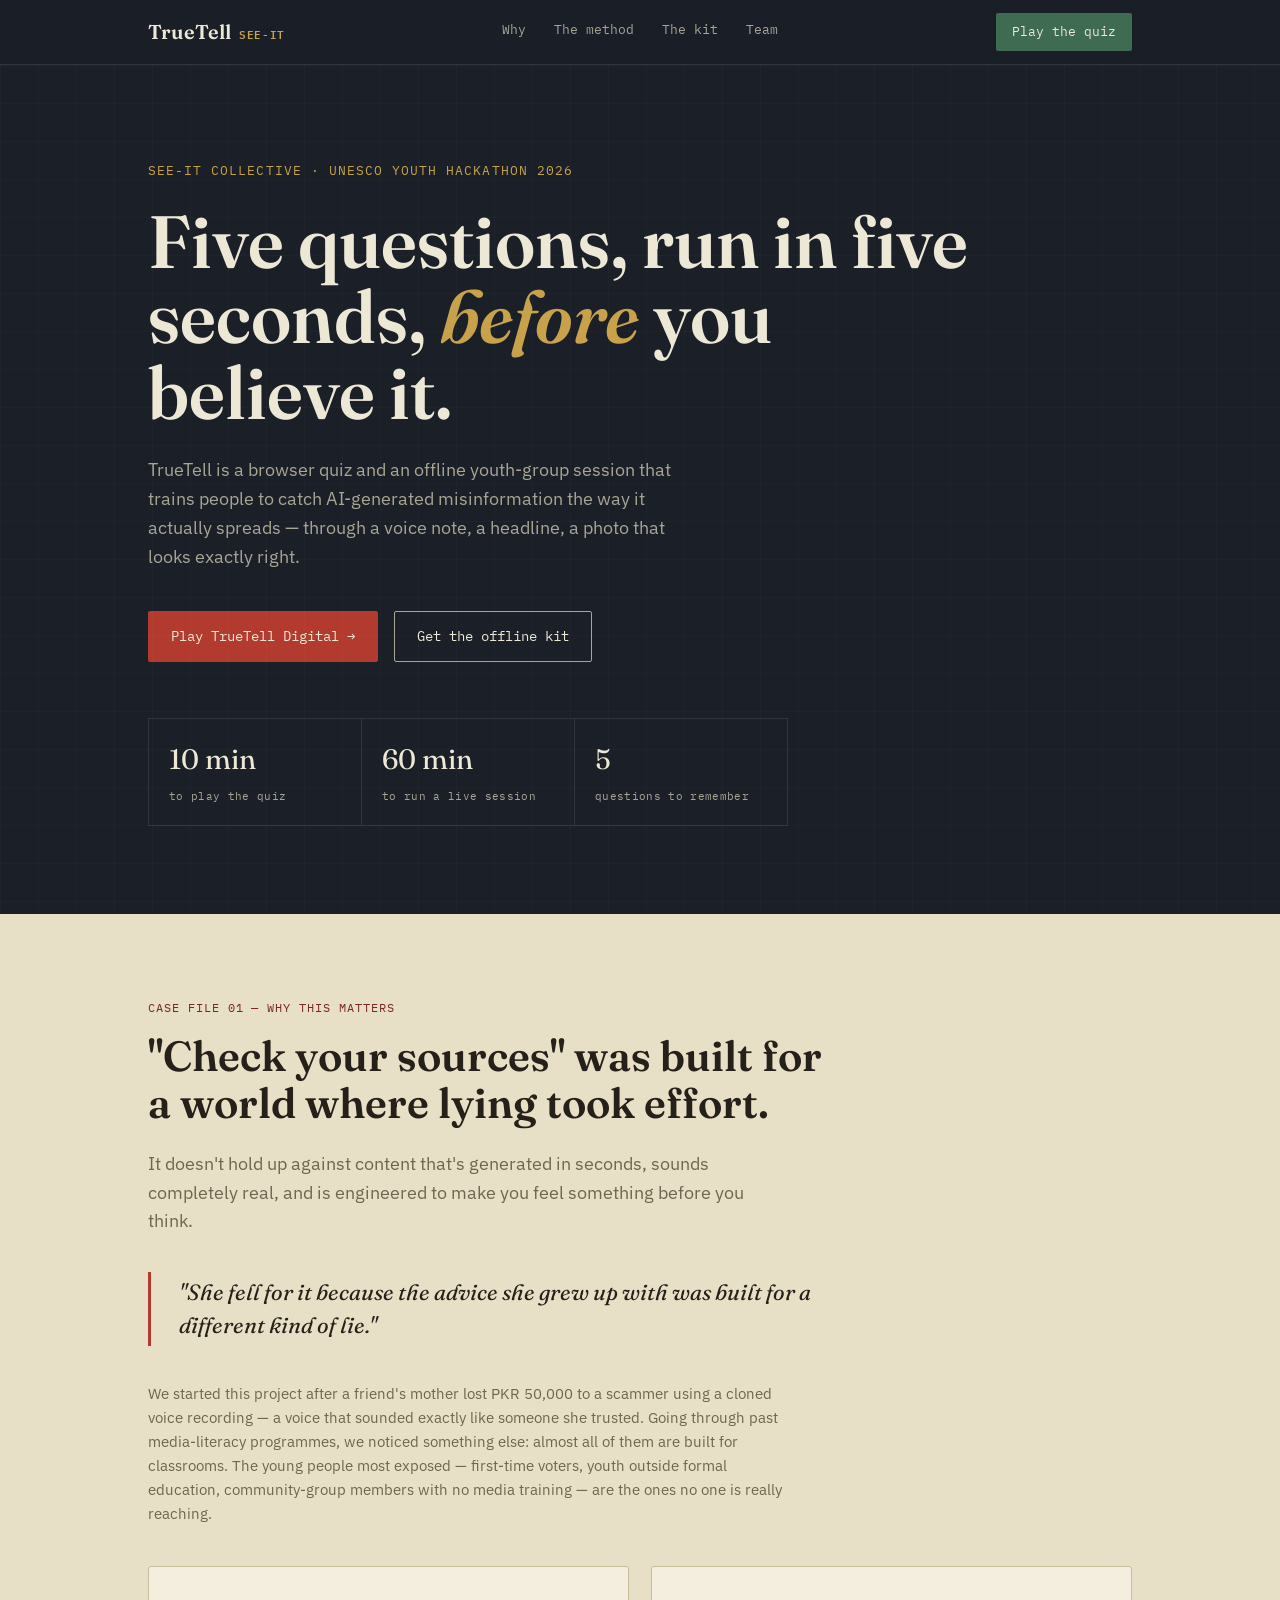
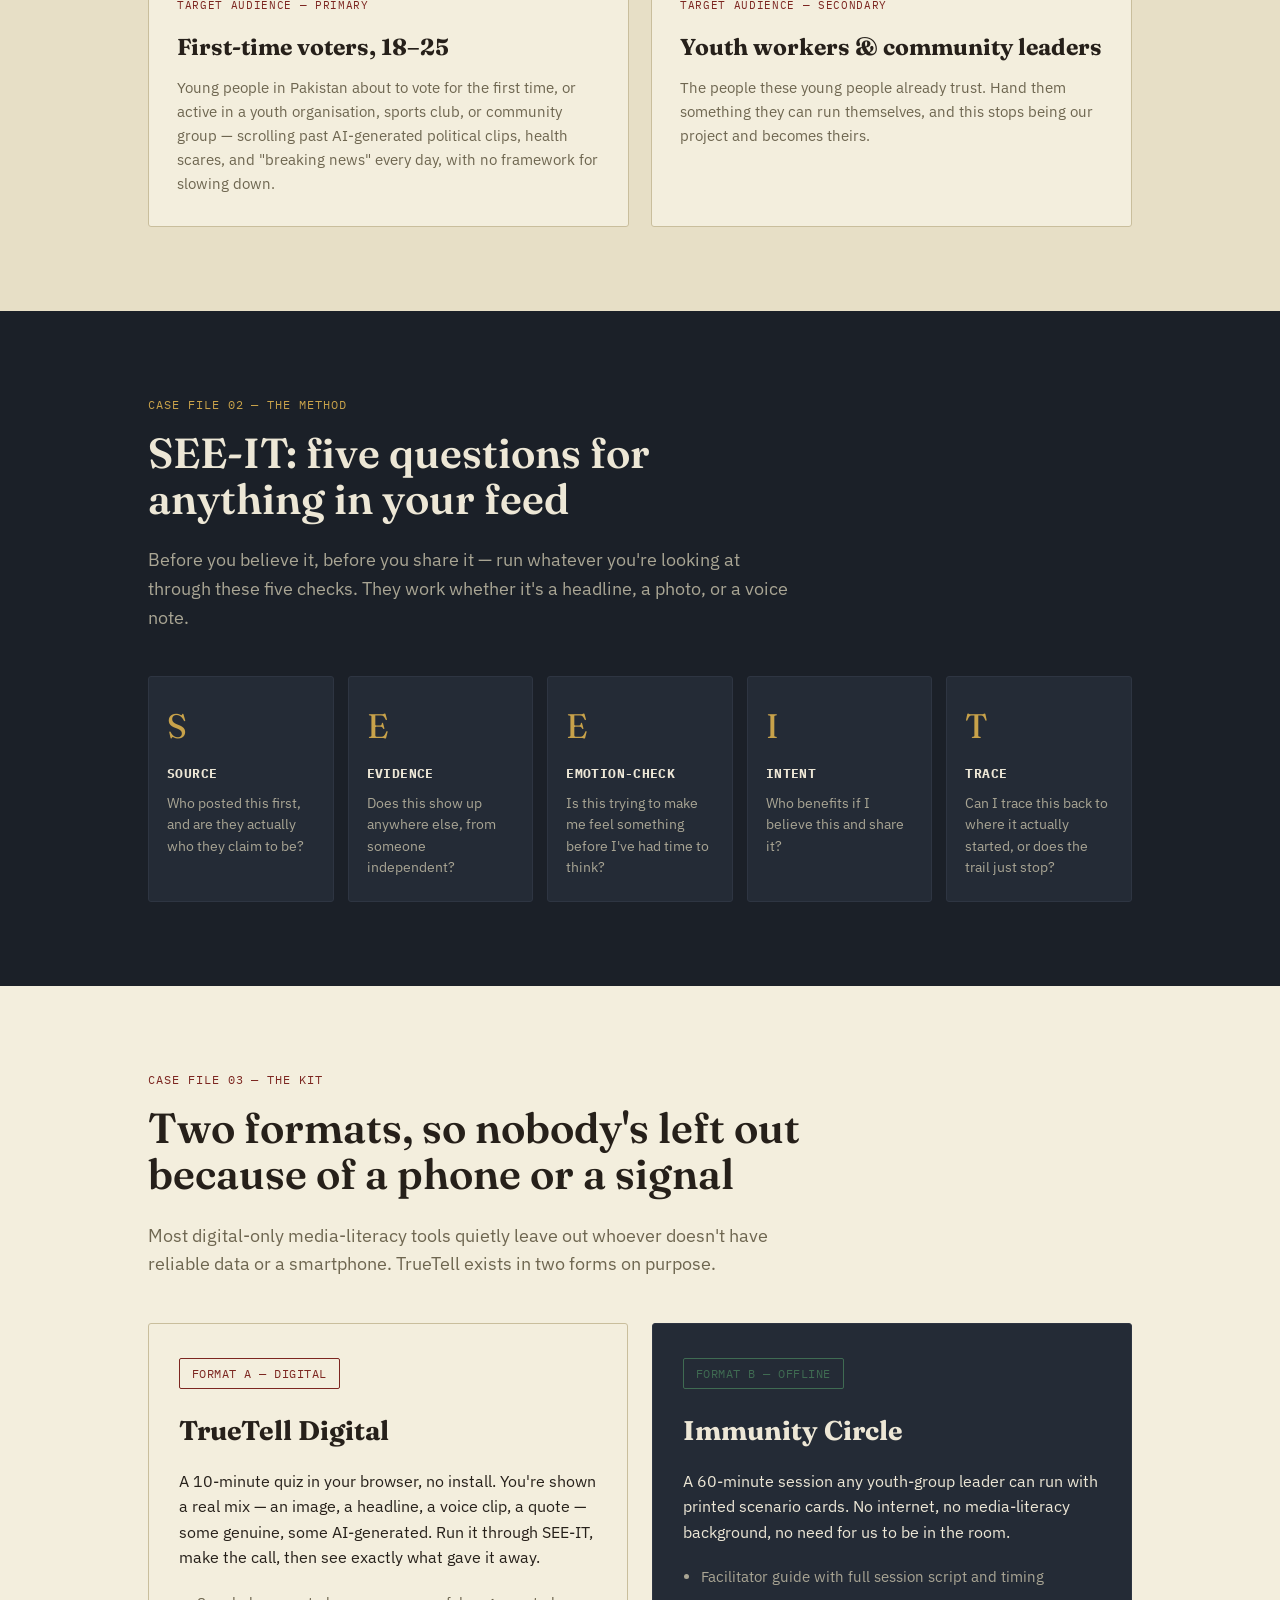
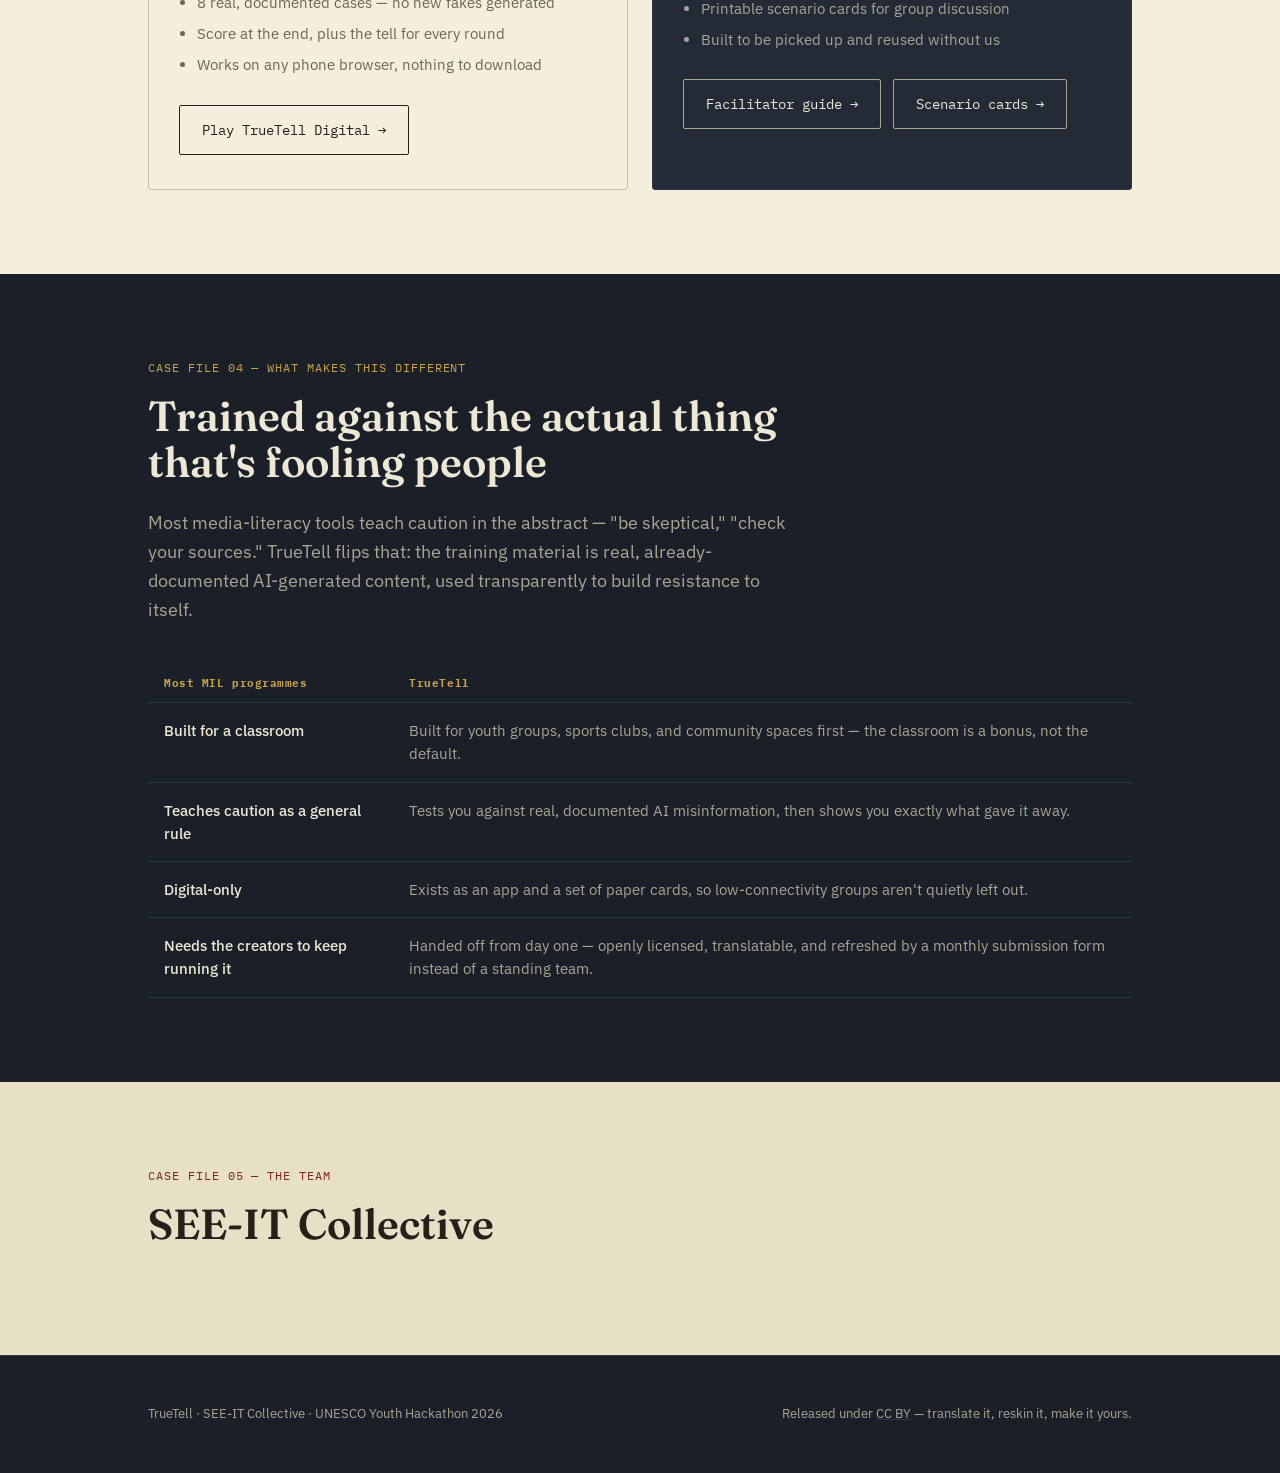
<file: index.html>
<!DOCTYPE html>
<html lang="en">
<head>
<meta charset="UTF-8">
<meta name="viewport" content="width=device-width, initial-scale=1.0">
<title>TrueTell — Building AI immunity among youth</title>
<meta name="description" content="TrueTell is a five-question method for spotting AI-generated misinformation, built for young people in Pakistan as a browser quiz and an offline youth-group session.">
<link rel="stylesheet" href="style.css">
</head>
<body>

<nav class="site-nav">
  <div class="wrap">
    <a href="index.html" class="brand">TrueTell <small>SEE-IT</small></a>
    <div class="nav-links">
      <a href="#why">Why</a>
      <a href="#method">The method</a>
      <a href="#formats">The kit</a>
      <a href="#team">Team</a>
    </div>
    <a href="quiz.html" class="nav-cta">Play the quiz</a>
  </div>
</nav>

<header class="hero">
  <div class="wrap">
    <div class="case-number">SEE-IT COLLECTIVE · UNESCO YOUTH HACKATHON 2026</div>
    <h1>Five questions, run in five seconds, <em>before</em> you believe it.</h1>
    <p class="hero-sub">TrueTell is a browser quiz and an offline youth-group session that trains people to catch AI-generated misinformation the way it actually spreads — through a voice note, a headline, a photo that looks exactly right.</p>
    <div class="hero-actions">
      <a href="quiz.html" class="btn btn-primary">Play TrueTell Digital →</a>
      <a href="#formats" class="btn btn-outline">Get the offline kit</a>
    </div>
    <div class="hero-stats">
      <div><span class="num">10 min</span><span class="lab">to play the quiz</span></div>
      <div><span class="num">60 min</span><span class="lab">to run a live session</span></div>
      <div><span class="num">5</span><span class="lab">questions to remember</span></div>
    </div>
  </div>
</header>

<section id="why" class="on-paper">
  <div class="wrap">
    <div class="section-label">CASE FILE 01 — WHY THIS MATTERS</div>
    <h2 class="section-title">"Check your sources" was built for a world where lying took effort.</h2>
    <p class="lede">It doesn't hold up against content that's generated in seconds, sounds completely real, and is engineered to make you feel something before you think.</p>
    <div class="witness">"She fell for it because the advice she grew up with was built for a different kind of lie."</div>
    <p style="max-width:640px;color:var(--text-ink-muted);font-size:15px;">We started this project after a friend's mother lost PKR 50,000 to a scammer using a cloned voice recording — a voice that sounded exactly like someone she trusted. Going through past media-literacy programmes, we noticed something else: almost all of them are built for classrooms. The young people most exposed — first-time voters, youth outside formal education, community-group members with no media training — are the ones no one is really reaching.</p>

    <div class="grid-2">
      <div class="folder-card">
        <span class="tab">TARGET AUDIENCE — PRIMARY</span>
        <h3>First-time voters, 18–25</h3>
        <p>Young people in Pakistan about to vote for the first time, or active in a youth organisation, sports club, or community group — scrolling past AI-generated political clips, health scares, and "breaking news" every day, with no framework for slowing down.</p>
      </div>
      <div class="folder-card">
        <span class="tab">TARGET AUDIENCE — SECONDARY</span>
        <h3>Youth workers &amp; community leaders</h3>
        <p>The people these young people already trust. Hand them something they can run themselves, and this stops being our project and becomes theirs.</p>
      </div>
    </div>
  </div>
</section>

<section id="method">
  <div class="wrap">
    <div class="section-label">CASE FILE 02 — THE METHOD</div>
    <h2 class="section-title">SEE-IT: five questions for anything in your feed</h2>
    <p class="lede">Before you believe it, before you share it — run whatever you're looking at through these five checks. They work whether it's a headline, a photo, or a voice note.</p>

    <div class="seeit-list">
      <div class="seeit-card">
        <span class="letter">S</span>
        <h4>SOURCE</h4>
        <p>Who posted this first, and are they actually who they claim to be?</p>
      </div>
      <div class="seeit-card">
        <span class="letter">E</span>
        <h4>EVIDENCE</h4>
        <p>Does this show up anywhere else, from someone independent?</p>
      </div>
      <div class="seeit-card">
        <span class="letter">E</span>
        <h4>EMOTION-CHECK</h4>
        <p>Is this trying to make me feel something before I've had time to think?</p>
      </div>
      <div class="seeit-card">
        <span class="letter">I</span>
        <h4>INTENT</h4>
        <p>Who benefits if I believe this and share it?</p>
      </div>
      <div class="seeit-card">
        <span class="letter">T</span>
        <h4>TRACE</h4>
        <p>Can I trace this back to where it actually started, or does the trail just stop?</p>
      </div>
    </div>
  </div>
</section>

<section id="formats" class="on-paper-light">
  <div class="wrap">
    <div class="section-label">CASE FILE 03 — THE KIT</div>
    <h2 class="section-title">Two formats, so nobody's left out because of a phone or a signal</h2>
    <p class="lede">Most digital-only media-literacy tools quietly leave out whoever doesn't have reliable data or a smartphone. TrueTell exists in two forms on purpose.</p>

    <div class="format-grid">
      <div class="format-card digital">
        <span class="stamp-tag">FORMAT A — DIGITAL</span>
        <h3>TrueTell Digital</h3>
        <p>A 10-minute quiz in your browser, no install. You're shown a real mix — an image, a headline, a voice clip, a quote — some genuine, some AI-generated. Run it through SEE-IT, make the call, then see exactly what gave it away.</p>
        <ul>
          <li>8 real, documented cases — no new fakes generated</li>
          <li>Score at the end, plus the tell for every round</li>
          <li>Works on any phone browser, nothing to download</li>
        </ul>
        <a href="quiz.html" class="btn btn-dark">Play TrueTell Digital →</a>
      </div>
      <div class="format-card offline">
        <span class="stamp-tag">FORMAT B — OFFLINE</span>
        <h3>Immunity Circle</h3>
        <p>A 60-minute session any youth-group leader can run with printed scenario cards. No internet, no media-literacy background, no need for us to be in the room.</p>
        <ul>
          <li>Facilitator guide with full session script and timing</li>
          <li>Printable scenario cards for group discussion</li>
          <li>Built to be picked up and reused without us</li>
        </ul>
        <div style="display:flex;gap:12px;flex-wrap:wrap;">
          <a href="facilitator-guide.pdf" class="btn btn-outline" download>Facilitator guide →</a>
          <a href="cards.pdf" class="btn btn-outline" download>Scenario cards →</a>
        </div>
      </div>
    </div>
  </div>
</section>

<section>
  <div class="wrap">
    <div class="section-label">CASE FILE 04 — WHAT MAKES THIS DIFFERENT</div>
    <h2 class="section-title">Trained against the actual thing that's fooling people</h2>
    <p class="lede">Most media-literacy tools teach caution in the abstract — "be skeptical," "check your sources." TrueTell flips that: the training material is real, already-documented AI-generated content, used transparently to build resistance to itself.</p>

    <table class="diff-table">
      <tr><th>Most MIL programmes</th><th>TrueTell</th></tr>
      <tr>
        <td>Built for a classroom</td>
        <td>Built for youth groups, sports clubs, and community spaces first — the classroom is a bonus, not the default.</td>
      </tr>
      <tr>
        <td>Teaches caution as a general rule</td>
        <td>Tests you against real, documented AI misinformation, then shows you exactly what gave it away.</td>
      </tr>
      <tr>
        <td>Digital-only</td>
        <td>Exists as an app and a set of paper cards, so low-connectivity groups aren't quietly left out.</td>
      </tr>
      <tr>
        <td>Needs the creators to keep running it</td>
        <td>Handed off from day one — openly licensed, translatable, and refreshed by a monthly submission form instead of a standing team.</td>
      </tr>
    </table>
  </div>
</section>

<section id="team" class="on-paper">
  <div class="wrap">
    <div class="section-label">CASE FILE 05 — THE TEAM</div>
    <h2 class="section-title">SEE-IT Collective</h2>
  </div>
</section>

<footer>
  <div class="wrap">
    <div>TrueTell · SEE-IT Collective · UNESCO Youth Hackathon 2026</div>
    <div>Released under <a href="https://creativecommons.org/licenses/by/4.0/">CC BY</a> — translate it, reskin it, make it yours.</div>
  </div>
</footer>

</body>
</html>
</file>
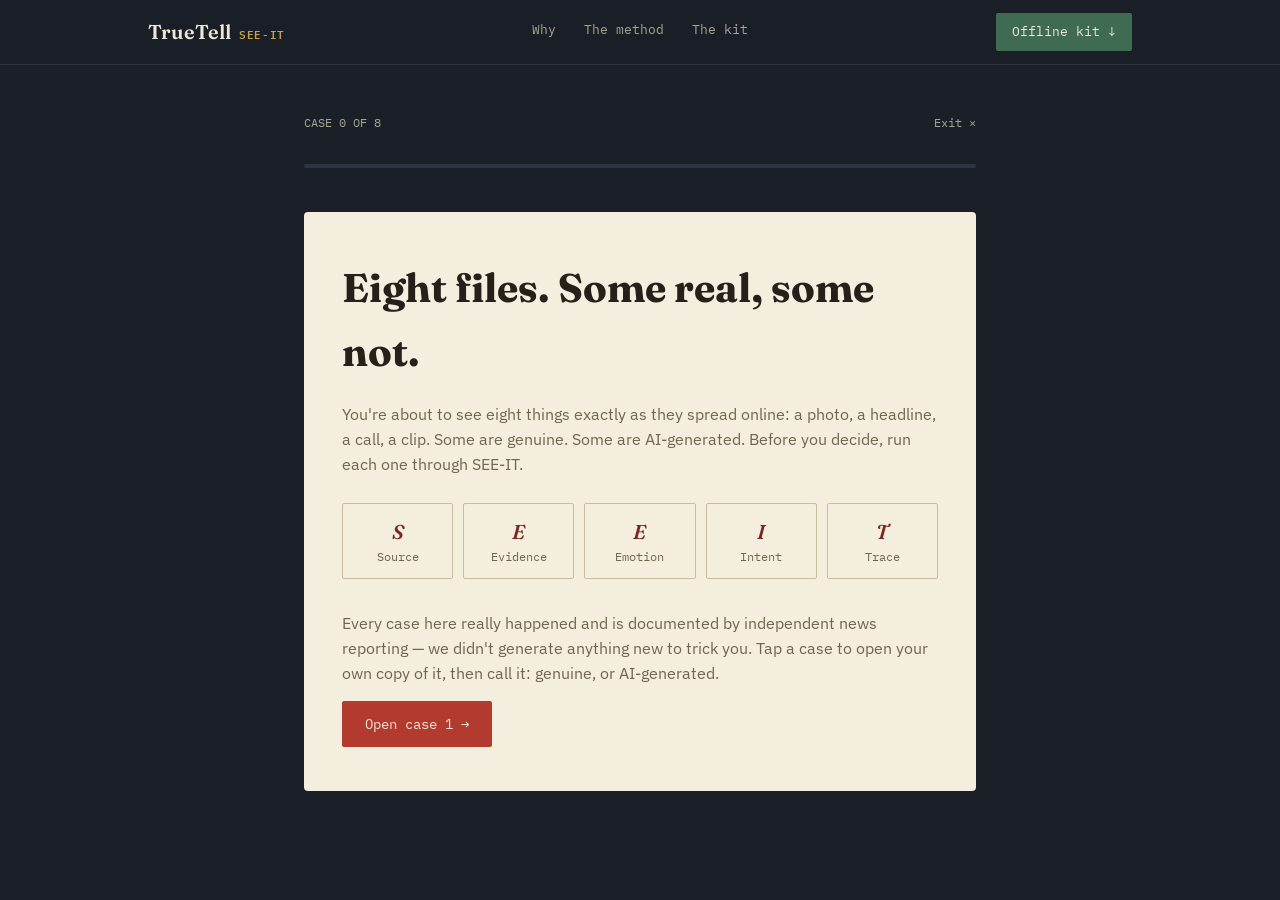
<file: quiz.html>
<!DOCTYPE html>
<html lang="en">
<head>
<meta charset="UTF-8">
<meta name="viewport" content="width=device-width, initial-scale=1.0">
<title>TrueTell Digital — the SEE-IT quiz</title>
<meta name="description" content="Eight real, documented cases. Some genuine, some AI-generated. Run them through SEE-IT and see what gave it away.">
<link rel="stylesheet" href="style.css">
</head>
<body>

<nav class="site-nav">
  <div class="wrap">
    <a href="index.html" class="brand">TrueTell <small>SEE-IT</small></a>
    <div class="nav-links">
      <a href="index.html#why">Why</a>
      <a href="index.html#method">The method</a>
      <a href="index.html#formats">The kit</a>
    </div>
    <a href="facilitator-guide.pdf" class="nav-cta" download>Offline kit ↓</a>
  </div>
</nav>

<div class="quiz-shell">

  <div class="quiz-topbar">
    <span id="topbar-label">CASE 0 OF 8</span>
    <a href="index.html">Exit ×</a>
  </div>
  <div class="progress-track"><div class="progress-fill" id="progress-fill"></div></div>

  <div id="intro-screen" class="intro-card">
    <h1>Eight files. Some real, some not.</h1>
    <p>You're about to see eight things exactly as they spread online: a photo, a headline, a call, a clip. Some are genuine. Some are AI-generated. Before you decide, run each one through SEE-IT.</p>
    <div class="method-mini">
      <div><b>S</b>Source</div>
      <div><b>E</b>Evidence</div>
      <div><b>E</b>Emotion</div>
      <div><b>I</b>Intent</div>
      <div><b>T</b>Trace</div>
    </div>
    <p>Every case here really happened and is documented by independent news reporting — we didn't generate anything new to trick you. Tap a case to open your own copy of it, then call it: genuine, or AI-generated.</p>
    <button class="btn btn-primary" id="start-btn">Open case 1 →</button>
  </div>

  <div id="quiz-screen" style="display:none;">
    <div class="case-card">
      <div class="case-meta">
        <span id="case-tag">CASE 01</span><span class="dot">·</span><span id="case-type">IMAGE</span>
      </div>
      <div class="case-file-body" id="case-body"></div>
      <div class="case-file-caption" id="case-caption"></div>
    </div>

    <div class="seeit-check" id="seeit-check"></div>

    <div class="verdict-row" id="verdict-row">
      <button class="verdict-btn genuine" data-v="real">This is genuine</button>
      <button class="verdict-btn fake" data-v="ai">This is AI-generated</button>
    </div>

    <div class="result-card" id="result-card">
      <div class="result-stamp" id="result-stamp"></div>
      <h4 id="result-heading"></h4>
      <p id="result-explanation"></p>
      <div class="source" id="result-source"></div>
    </div>

    <button class="btn btn-primary next-btn" id="next-btn">Next case →</button>
  </div>

  <div id="end-screen" class="end-card" style="display:none;">
    <h1>Case closed.</h1>
    <div class="score-big" id="score-display">0 / 8</div>
    <p id="score-message"></p>
    <p>The score fades. The five questions shouldn't. Next time something in your feed feels a little too perfect, or a little too enraging — run it through SEE-IT before you share.</p>
    <div style="display:flex;gap:14px;flex-wrap:wrap;margin-top:24px;">
      <button class="btn btn-primary" id="restart-btn">Play again →</button>
      <a href="index.html" class="btn btn-outline">Back to TrueTell</a>
      <a href="facilitator-guide.pdf" class="btn btn-outline" download>Get the offline kit</a>
    </div>
  </div>

</div>

<script>
const seeitPrompts = [
  {k:'S', label:'Source', tip:'Who posted this first — and can you tell if the account is actually who it claims to be?'},
  {k:'E', label:'Evidence', tip:'Has anyone independent of the original poster confirmed this, or is it a single account being reshared?'},
  {k:'E', label:'Emotion-check', tip:'Notice how you feel right now — fear, anger, urgency. That reaction is often the point.'},
  {k:'I', label:'Intent', tip:'If this is fake, who gains from you believing it and passing it on?'},
  {k:'T', label:'Trace', tip:'Try to follow this back to where it started. Does the trail lead somewhere real, or just fade out?'}
];

const cases = [
  {
    tag: 'CASE 01', type: 'IMAGE',
    body: '"BREAKING: Large explosion near the Pentagon Complex in Washington, D.C." — a photo shows a plume of black smoke beside a large government building.',
    caption: 'Shared Monday morning by several accounts, including ones impersonating a major news wire. Briefly moved the U.S. stock market before officials denied any incident.',
    verdict: 'ai',
    stampCorrect: 'CONFIRMED: AI-GENERATED',
    explanation: "No independent witnesses ever surfaced despite the location being one of the busiest in the country, and open-source investigators quickly spotted the building's fence line merging strangely into a crowd barrier — a classic sign of AI-generated architecture. Officials confirmed within the hour that nothing had happened.",
    source: 'NPR · The Washington Post · Al Jazeera, May 2023'
  },
  {
    tag: 'CASE 02', type: 'PHOTOGRAPH',
    body: 'A photograph from a 1969 Moon landing shows an astronaut planting a flag — the fabric appears to ripple, as if caught in a breeze.',
    caption: 'Widely shared for decades with the caption: "There\'s no wind on the Moon. Explain that."',
    verdict: 'real',
    stampCorrect: 'CONFIRMED: GENUINE',
    explanation: "Genuine. The flag was fitted with a horizontal rod specifically because there's no atmosphere to hold fabric flat — the \"ripple\" is the rod and the astronaut's hands still moving it into place, not wind. The landing sites have since been independently confirmed by laser retroreflectors still in use today and by high-resolution orbiter photos showing the equipment left behind.",
    source: 'NASA mission archives · independent lunar orbiter imagery'
  },
  {
    tag: 'CASE 03', type: 'VOICE CALL',
    body: '"It\'s important that you save your vote for the November election." A robocall reaches thousands of voters two days before a primary, in a voice that sounds exactly like a sitting president.',
    caption: 'The call urged recipients to skip the upcoming primary and used one of the president\'s well-known catchphrases earlier in the message.',
    verdict: 'ai',
    stampCorrect: 'CONFIRMED: AI-GENERATED',
    explanation: "Digital forensics experts flagged an unnatural, clipped cadence toward the end of the recording — a common tell in cloned voices. The call was traced to a political consultant, who was later criminally charged and fined by federal regulators for voter suppression.",
    source: 'NBC News · PBS NewsHour · NPR, January 2024'
  },
  {
    tag: 'CASE 04', type: 'HOT MIC',
    body: 'During a live summit, a sitting U.S. president is caught on an open microphone telling a foreign leader he\'ll have "more flexibility" after his re-election campaign — not realizing the feed was still recording.',
    caption: 'Picked up by the official press pool microphone and broadcast live before anyone could cut the audio.',
    verdict: 'real',
    stampCorrect: 'CONFIRMED: GENUINE',
    explanation: "Genuine. This was captured by the White House press pool's own equipment and confirmed on video by multiple wire services in the room at the time — an open mic, not a clone. A real hot-mic moment usually has grainy, ambient sound and video of the two people actually speaking, unlike a fabricated clip built from a static photo.",
    source: '2012 press pool recordings, multiple outlets'
  },
  {
    tag: 'CASE 05', type: 'AUDIO CLIP',
    body: 'Two days before a national election, an audio clip surfaces appearing to capture a leading opposition politician calmly discussing with a journalist how to rig the vote.',
    caption: 'Released during a legal pre-election media blackout, when journalists were barred from reporting on new election-related claims — so the clip could spread for two days before it was formally debunked.',
    verdict: 'ai',
    stampCorrect: 'CONFIRMED: AI-GENERATED',
    explanation: "Fact-checkers flagged poor audio quality and unnatural speech patterns within hours, and both people named in the recording denied it ever happened. The timing — dropped right as reporting was legally restricted — was the real weapon: the Trace and Intent checks would have caught this even without any technical analysis.",
    source: 'AFP · CNN · Harvard Kennedy School Misinformation Review, September 2023'
  },
  {
    tag: 'CASE 06', type: 'SATELLITE HEADLINE',
    body: '"Satellite images show roughly a third of the country underwater at once." A headline about catastrophic monsoon flooding spreads alongside aerial photos that look almost too extreme to be real.',
    caption: 'Some readers assumed the images had to be exaggerated or digitally altered given the scale being claimed.',
    verdict: 'real',
    stampCorrect: 'CONFIRMED: GENUINE',
    explanation: "Genuine — this describes Pakistan's 2022 floods, independently confirmed by multiple international space agencies and humanitarian organisations using satellite data, not a single viral account. The scale felt unbelievable, which is exactly why it's worth checking Evidence before assuming \"too extreme\" means \"fake.\"",
    source: 'International satellite monitoring agencies and humanitarian reporting, 2022'
  },
  {
    tag: 'CASE 07', type: 'VIDEO, LABELLED',
    body: 'A jailed former prime minister\'s party posts a video of him giving a victory speech after election results come in. His face is from an older, real clip — but the voice, and everything it says, is new.',
    caption: 'The party captioned the post "AI version" before sharing it to millions of followers.',
    verdict: 'ai',
    stampCorrect: 'CONFIRMED: AI-GENERATED (AND DISCLOSED)',
    explanation: "This one is AI-generated and openly labelled as such by the people who made it — which is the twist. A visible label from the original poster doesn't erase the need for SEE-IT: the caption often disappears the moment a clip is re-shared or screen-recorded onto another account without it. Intent still matters even when nothing is hidden.",
    source: 'Voicebot.ai · Bulletin of the Atomic Scientists, February 2024'
  },
  {
    tag: 'CASE 08', type: 'PHONE CALL',
    body: 'A mother answers a call from an unknown number and hears her teenage daughter\'s voice, sobbing: "Mom, I messed up." A man takes over the call demanding a ransom.',
    caption: 'The daughter was actually away on a ski trip the entire time, safe, with no idea any of this was happening.',
    verdict: 'ai',
    stampCorrect: 'CONFIRMED: AI-GENERATED',
    explanation: "The voice was cloned from only a few seconds of the daughter's real audio — likely pulled from something as ordinary as a public social media video. The mother later testified to lawmakers that it was \"completely her voice,\" inflection and all. Family members were confirmed safe within four minutes, once someone else in the room called to check.",
    source: 'CNN · ABC News · U.S. Senate Special Committee on Aging testimony, 2023'
  }
];

let idx = 0;
let score = 0;
let answered = false;

const introScreen = document.getElementById('intro-screen');
const quizScreen = document.getElementById('quiz-screen');
const endScreen = document.getElementById('end-screen');
const progressFill = document.getElementById('progress-fill');
const topbarLabel = document.getElementById('topbar-label');

function renderSeeit(){
  const wrap = document.getElementById('seeit-check');
  wrap.innerHTML = '';
  seeitPrompts.forEach(p => {
    const btn = document.createElement('button');
    btn.innerHTML = `<span class="k">${p.k}</span><span><span style="color:var(--text-paper);font-weight:500;">${p.label}</span><span class="reveal-text">${p.tip}</span></span>`;
    btn.addEventListener('click', () => btn.classList.toggle('opened'));
    wrap.appendChild(btn);
  });
}

function loadCase(){
  answered = false;
  const c = cases[idx];
  document.getElementById('case-tag').textContent = c.tag;
  document.getElementById('case-type').textContent = c.type;
  document.getElementById('case-body').textContent = c.body;
  document.getElementById('case-caption').textContent = c.caption;
  topbarLabel.textContent = `CASE ${idx+1} OF ${cases.length}`;
  progressFill.style.width = `${(idx/cases.length)*100}%`;
  renderSeeit();
  document.getElementById('verdict-row').style.display = 'flex';
  document.getElementById('result-card').classList.remove('show','correct','incorrect');
  document.getElementById('next-btn').classList.remove('show');
}

function submitVerdict(choice){
  if(answered) return;
  answered = true;
  const c = cases[idx];
  const correct = choice === c.verdict;
  if(correct) score++;
  document.getElementById('verdict-row').style.display = 'none';
  const rc = document.getElementById('result-card');
  rc.classList.add('show', correct ? 'correct' : 'incorrect');
  document.getElementById('result-stamp').textContent = correct ? c.stampCorrect : 'YOU CALLED THIS ONE WRONG';
  document.getElementById('result-heading').textContent = c.verdict === 'ai' ? 'It was AI-generated.' : 'It was genuine.';
  document.getElementById('result-explanation').textContent = c.explanation;
  document.getElementById('result-source').textContent = 'Source: ' + c.source;
  document.getElementById('next-btn').classList.add('show');
}

document.getElementById('start-btn').addEventListener('click', () => {
  introScreen.style.display = 'none';
  quizScreen.style.display = 'block';
  loadCase();
});

document.querySelectorAll('.verdict-btn').forEach(btn => {
  btn.addEventListener('click', () => submitVerdict(btn.dataset.v));
});

document.getElementById('next-btn').addEventListener('click', () => {
  idx++;
  if(idx >= cases.length){
    quizScreen.style.display = 'none';
    endScreen.style.display = 'block';
    progressFill.style.width = '100%';
    topbarLabel.textContent = `CASE ${cases.length} OF ${cases.length}`;
    document.getElementById('score-display').textContent = `${score} / ${cases.length}`;
    let msg;
    if(score === cases.length) msg = "A clean sweep. You ran every single case through SEE-IT and it held up.";
    else if(score >= cases.length - 2) msg = "Strong instincts. A couple of these fool almost everyone the first time.";
    else if(score >= cases.length/2) msg = "You're halfway to reflex. The ones you missed are worth a second look above.";
    else msg = "This is exactly why TrueTell exists — these are getting harder to spot, on purpose.";
    document.getElementById('score-message').textContent = msg;
  } else {
    loadCase();
  }
});

document.getElementById('restart-btn').addEventListener('click', () => {
  idx = 0; score = 0;
  endScreen.style.display = 'none';
  introScreen.style.display = 'block';
  progressFill.style.width = '0%';
  topbarLabel.textContent = `CASE 0 OF ${cases.length}`;
});
</script>

</body>
</html>
</file>
<file: style.css>
@import url('https://fonts.googleapis.com/css2?family=Fraunces:ital,opsz,wght@0,9..144,400;0,9..144,500;0,9..144,600;0,9..144,700;1,9..144,500&family=IBM+Plex+Mono:wght@400;500;600&family=IBM+Plex+Sans:wght@400;500;600;700&display=swap');

:root{
  --ink: #1B2028;
  --ink-2: #242B36;
  --ink-3: #2E3542;
  --paper: #E7DFC6;
  --paper-light: #F3EEDD;
  --paper-line: #C9BE9C;
  --stamp-red: #B23A2E;
  --stamp-red-dark: #7C2620;
  --stamp-green: #3F6B52;
  --stamp-green-dark: #2A4A38;
  --text-ink: #26201A;
  --text-ink-muted: #6E6650;
  --text-paper: #EDE7D6;
  --text-paper-muted: #A9A594;
  --accent-tape: #C8A24A;
  --radius-card: 3px;
  --font-display: 'Fraunces', serif;
  --font-mono: 'IBM Plex Mono', monospace;
  --font-body: 'IBM Plex Sans', sans-serif;
}

*{box-sizing:border-box;}
html{scroll-behavior:smooth;}
body{
  margin:0;
  background:var(--ink);
  color:var(--text-paper);
  font-family:var(--font-body);
  line-height:1.6;
  -webkit-font-smoothing:antialiased;
}

img{max-width:100%;display:block;}
a{color:inherit;}

.wrap{
  max-width:1040px;
  margin:0 auto;
  padding:0 28px;
}

/* ---------- Texture helpers ---------- */
.on-paper{
  background:var(--paper);
  color:var(--text-ink);
}
.on-paper-light{
  background:var(--paper-light);
  color:var(--text-ink);
}

.stamp-tag{
  display:inline-flex;
  align-items:center;
  gap:8px;
  font-family:var(--font-mono);
  font-size:12px;
  letter-spacing:.04em;
  padding:5px 12px;
  border:1px solid currentColor;
  border-radius:2px;
}

.tape{
  position:absolute;
  width:74px;
  height:26px;
  background:rgba(200,162,74,.85);
  transform:rotate(-4deg);
  box-shadow:0 1px 2px rgba(0,0,0,.25);
}

/* ---------- Top nav ---------- */
.site-nav{
  position:sticky;
  top:0;
  z-index:40;
  background:rgba(27,32,40,.92);
  backdrop-filter:blur(6px);
  border-bottom:1px solid var(--ink-3);
}
.site-nav .wrap{
  display:flex;
  align-items:center;
  justify-content:space-between;
  height:64px;
}
.brand{
  font-family:var(--font-display);
  font-weight:600;
  font-size:20px;
  color:var(--text-paper);
  text-decoration:none;
  display:flex;
  align-items:baseline;
  gap:8px;
}
.brand small{
  font-family:var(--font-mono);
  font-size:11px;
  color:var(--accent-tape);
  letter-spacing:.06em;
}
.nav-links{
  display:flex;
  gap:28px;
  font-family:var(--font-mono);
  font-size:13px;
}
.nav-links a{
  text-decoration:none;
  color:var(--text-paper-muted);
  border-bottom:1px solid transparent;
  padding-bottom:2px;
  transition:color .15s;
}
.nav-links a:hover{color:var(--text-paper);border-color:var(--accent-tape);}
.nav-cta{
  font-family:var(--font-mono);
  font-size:13px;
  background:var(--stamp-green);
  color:var(--text-paper);
  padding:9px 16px;
  border-radius:2px;
  text-decoration:none;
  white-space:nowrap;
}
.nav-cta:hover{background:var(--stamp-green-dark);}

@media (max-width:760px){
  .nav-links{display:none;}
}

/* ---------- Buttons ---------- */
.btn{
  display:inline-flex;
  align-items:center;
  gap:10px;
  font-family:var(--font-mono);
  font-size:14px;
  padding:13px 22px;
  border-radius:2px;
  text-decoration:none;
  border:1px solid transparent;
  cursor:pointer;
}
.btn-primary{background:var(--stamp-red);color:var(--text-paper);}
.btn-primary:hover{background:var(--stamp-red-dark);}
.btn-outline{border-color:var(--text-paper-muted);color:var(--text-paper);}
.btn-outline:hover{border-color:var(--text-paper);}
.btn-dark{border-color:var(--text-ink);color:var(--text-ink);}
.btn-dark:hover{background:var(--text-ink);color:var(--paper-light);}

/* ---------- Hero ---------- */
.hero{
  padding:96px 0 88px;
  position:relative;
  overflow:hidden;
}
.hero::before{
  content:"";
  position:absolute;
  inset:0;
  background-image:
    linear-gradient(rgba(255,255,255,.02) 1px, transparent 1px),
    linear-gradient(90deg, rgba(255,255,255,.02) 1px, transparent 1px);
  background-size:38px 38px;
  pointer-events:none;
}
.case-number{
  font-family:var(--font-mono);
  font-size:13px;
  color:var(--accent-tape);
  letter-spacing:.08em;
  margin-bottom:22px;
}
.hero h1{
  font-family:var(--font-display);
  font-weight:600;
  font-size:clamp(40px,6vw,74px);
  line-height:1.02;
  margin:0 0 26px;
  max-width:820px;
}
.hero h1 em{
  font-style:italic;
  color:var(--accent-tape);
}
.hero-sub{
  font-size:18px;
  color:var(--text-paper-muted);
  max-width:560px;
  margin:0 0 40px;
}
.hero-actions{
  display:flex;
  gap:16px;
  flex-wrap:wrap;
  margin-bottom:56px;
}
.hero-stats{
  display:grid;
  grid-template-columns:repeat(3,1fr);
  gap:1px;
  background:var(--ink-3);
  border:1px solid var(--ink-3);
  max-width:640px;
}
.hero-stats div{
  background:var(--ink);
  padding:18px 20px;
}
.hero-stats .num{
  font-family:var(--font-display);
  font-size:28px;
  color:var(--text-paper);
  display:block;
}
.hero-stats .lab{
  font-family:var(--font-mono);
  font-size:11px;
  color:var(--text-paper-muted);
  letter-spacing:.03em;
}

@media (max-width:600px){
  .hero-stats{grid-template-columns:1fr;}
}

/* ---------- Sections ---------- */
section{padding:84px 0;}
.section-label{
  font-family:var(--font-mono);
  font-size:12px;
  letter-spacing:.08em;
  color:var(--accent-tape);
  margin-bottom:16px;
}
.on-paper .section-label, .on-paper-light .section-label{color:var(--stamp-red-dark);}

h2.section-title{
  font-family:var(--font-display);
  font-weight:600;
  font-size:clamp(28px,4vw,42px);
  margin:0 0 24px;
  max-width:680px;
  line-height:1.1;
}

.lede{
  font-size:18px;
  max-width:640px;
  color:var(--text-paper-muted);
}
.on-paper .lede, .on-paper-light .lede{color:var(--text-ink-muted);}

/* ---------- Witness statement block ---------- */
.witness{
  border-left:3px solid var(--stamp-red);
  padding:4px 0 4px 28px;
  font-family:var(--font-display);
  font-style:italic;
  font-size:22px;
  line-height:1.5;
  max-width:720px;
  margin:36px 0;
}

/* ---------- Audience cards ---------- */
.grid-2{
  display:grid;
  grid-template-columns:1fr 1fr;
  gap:22px;
  margin-top:40px;
}
@media (max-width:720px){.grid-2{grid-template-columns:1fr;}}

.folder-card{
  background:var(--paper-light);
  color:var(--text-ink);
  border:1px solid var(--paper-line);
  border-radius:var(--radius-card);
  padding:30px 28px;
  position:relative;
}
.folder-card .tab{
  font-family:var(--font-mono);
  font-size:11px;
  letter-spacing:.06em;
  color:var(--stamp-red-dark);
  margin-bottom:14px;
  display:block;
}
.folder-card h3{
  font-family:var(--font-display);
  font-size:23px;
  margin:0 0 10px;
}
.folder-card p{
  color:var(--text-ink-muted);
  font-size:15px;
  margin:0;
}

/* ---------- SEE-IT tabs ---------- */
.seeit-list{
  display:grid;
  grid-template-columns:repeat(5,1fr);
  gap:14px;
  margin-top:44px;
}
@media (max-width:900px){.seeit-list{grid-template-columns:repeat(2,1fr);}}
@media (max-width:520px){.seeit-list{grid-template-columns:1fr;}}

.seeit-card{
  background:var(--ink-2);
  border:1px solid var(--ink-3);
  border-radius:var(--radius-card);
  padding:22px 18px;
}
.seeit-card .letter{
  font-family:var(--font-display);
  font-size:34px;
  color:var(--accent-tape);
  display:block;
  margin-bottom:10px;
}
.seeit-card h4{
  font-family:var(--font-mono);
  font-size:13px;
  letter-spacing:.03em;
  margin:0 0 8px;
  color:var(--text-paper);
}
.seeit-card p{
  font-size:13.5px;
  color:var(--text-paper-muted);
  margin:0;
}

/* ---------- Format comparison ---------- */
.format-grid{
  display:grid;
  grid-template-columns:1fr 1fr;
  gap:24px;
  margin-top:44px;
}
@media (max-width:760px){.format-grid{grid-template-columns:1fr;}}

.format-card{
  border-radius:var(--radius-card);
  padding:34px 30px;
  position:relative;
  overflow:hidden;
}
.format-card.digital{background:var(--paper-light);color:var(--text-ink);border:1px solid var(--paper-line);}
.format-card.offline{background:var(--ink-2);color:var(--text-paper);border:1px solid var(--ink-3);}

.format-card .stamp-tag{margin-bottom:20px;}
.format-card.digital .stamp-tag{color:var(--stamp-red-dark);}
.format-card.offline .stamp-tag{color:var(--stamp-green);}

.format-card h3{
  font-family:var(--font-display);
  font-size:27px;
  margin:0 0 14px;
}
.format-card ul{
  padding-left:18px;
  margin:20px 0 28px;
  font-size:14.5px;
}
.format-card.digital ul{color:var(--text-ink-muted);}
.format-card.offline ul{color:var(--text-paper-muted);}
.format-card li{margin-bottom:8px;}

/* ---------- Diff table ---------- */
.diff-table{
  width:100%;
  border-collapse:collapse;
  margin-top:40px;
  font-size:14.5px;
}
.diff-table th{
  text-align:left;
  font-family:var(--font-mono);
  font-size:11px;
  letter-spacing:.05em;
  color:var(--accent-tape);
  padding:10px 16px;
  border-bottom:1px solid var(--ink-3);
}
.diff-table td{
  padding:16px;
  border-bottom:1px solid var(--ink-3);
  vertical-align:top;
  color:var(--text-paper-muted);
}
.diff-table td:first-child{color:var(--text-paper);font-weight:500;}

/* ---------- Team ---------- */
.team-grid{
  display:grid;
  grid-template-columns:1fr 1fr;
  gap:22px;
  margin-top:40px;
}
@media (max-width:720px){.team-grid{grid-template-columns:1fr;}}
.team-card{
  background:var(--paper-light);
  border:1px solid var(--paper-line);
  border-radius:var(--radius-card);
  padding:26px;
  color:var(--text-ink);
}
.team-card .role{
  font-family:var(--font-mono);
  font-size:11px;
  color:var(--stamp-red-dark);
  letter-spacing:.05em;
  margin-bottom:10px;
  display:block;
}
.team-card h4{
  font-family:var(--font-display);
  font-size:21px;
  margin:0 0 4px;
}
.team-card .meta{
  font-size:13px;
  color:var(--text-ink-muted);
  margin-bottom:12px;
}
.team-card p{font-size:14px;color:var(--text-ink-muted);margin:0;}

/* ---------- Footer ---------- */
footer{
  border-top:1px solid var(--ink-3);
  padding:48px 0;
  font-size:13px;
  color:var(--text-paper-muted);
}
footer .wrap{
  display:flex;
  justify-content:space-between;
  flex-wrap:wrap;
  gap:16px;
}
footer a{text-decoration:underline;text-decoration-color:var(--ink-3);}

/* ---------- Quiz-specific ---------- */
.quiz-shell{
  max-width:720px;
  margin:0 auto;
  padding:48px 24px 100px;
}
.quiz-topbar{
  display:flex;
  align-items:center;
  justify-content:space-between;
  margin-bottom:32px;
  font-family:var(--font-mono);
  font-size:12px;
  color:var(--text-paper-muted);
}
.quiz-topbar a{text-decoration:none;color:var(--text-paper-muted);}
.progress-track{
  height:4px;
  background:var(--ink-3);
  border-radius:2px;
  overflow:hidden;
  margin-bottom:44px;
}
.progress-fill{
  height:100%;
  background:var(--accent-tape);
  width:0%;
  transition:width .3s ease;
}

.case-card{
  background:var(--paper-light);
  color:var(--text-ink);
  border-radius:4px;
  border:1px solid var(--paper-line);
  padding:36px 34px;
  margin-bottom:26px;
}
.case-meta{
  display:flex;
  gap:10px;
  align-items:center;
  font-family:var(--font-mono);
  font-size:11.5px;
  color:var(--stamp-red-dark);
  letter-spacing:.04em;
  margin-bottom:20px;
}
.case-meta .dot{opacity:.5;}
.case-file-body{
  font-family:var(--font-display);
  font-size:20px;
  line-height:1.5;
  margin-bottom:6px;
}
.case-file-caption{
  font-family:var(--font-mono);
  font-size:12px;
  color:var(--text-ink-muted);
  border-top:1px dashed var(--paper-line);
  padding-top:14px;
  margin-top:18px;
}

.seeit-check{
  display:flex;
  flex-direction:column;
  gap:10px;
  margin:26px 0 30px;
}
.seeit-check button{
  all:unset;
  cursor:pointer;
  display:flex;
  gap:12px;
  align-items:flex-start;
  padding:12px 14px;
  border-radius:3px;
  background:var(--ink-2);
  border:1px solid var(--ink-3);
  font-size:13.5px;
  color:var(--text-paper-muted);
  transition:background .15s,border-color .15s;
}
.seeit-check button:hover{border-color:var(--accent-tape);}
.seeit-check button.opened{color:var(--text-paper);background:var(--ink-3);}
.seeit-check .k{
  font-family:var(--font-display);
  font-style:italic;
  color:var(--accent-tape);
  font-size:16px;
  min-width:18px;
}
.seeit-check .reveal-text{
  display:none;
  margin-top:6px;
  font-size:13px;
  color:var(--text-paper-muted);
}
.seeit-check button.opened .reveal-text{display:block;}

.verdict-row{
  display:flex;
  gap:14px;
  margin-top:8px;
}
.verdict-btn{
  flex:1;
  padding:18px;
  border-radius:3px;
  font-family:var(--font-mono);
  font-size:14px;
  cursor:pointer;
  text-align:center;
  border:1px solid var(--ink-3);
  background:var(--ink-2);
  color:var(--text-paper);
}
.verdict-btn:hover{border-color:var(--accent-tape);}
.verdict-btn.genuine:hover{border-color:var(--stamp-green);}
.verdict-btn.fake:hover{border-color:var(--stamp-red);}

.result-card{
  border-radius:4px;
  padding:32px 34px;
  margin-top:20px;
  display:none;
}
.result-card.show{display:block;}
.result-card.correct{background:rgba(63,107,82,.16);border:1px solid var(--stamp-green);}
.result-card.incorrect{background:rgba(178,58,46,.14);border:1px solid var(--stamp-red);}
.result-stamp{
  display:inline-block;
  font-family:var(--font-mono);
  font-weight:600;
  font-size:14px;
  letter-spacing:.06em;
  padding:6px 14px;
  border:2px solid currentColor;
  border-radius:2px;
  transform:rotate(-2deg);
  margin-bottom:16px;
}
.result-card.correct .result-stamp{color:var(--stamp-green);}
.result-card.incorrect .result-stamp{color:var(--stamp-red);}
.result-card h4{
  font-family:var(--font-display);
  font-size:19px;
  margin:0 0 10px;
}
.result-card p{font-size:14.5px;color:var(--text-paper-muted);margin:0 0 12px;}
.result-card .source{
  font-family:var(--font-mono);
  font-size:12px;
  color:var(--text-paper-muted);
  opacity:.85;
}
.result-card .source a{color:var(--accent-tape);}

.next-btn{
  margin-top:22px;
  display:none;
}
.next-btn.show{display:inline-flex;}

.intro-card, .end-card{
  background:var(--paper-light);
  color:var(--text-ink);
  border-radius:4px;
  padding:44px 38px;
  text-align:left;
}
.intro-card h1, .end-card h1{
  font-family:var(--font-display);
  font-size:clamp(28px,5vw,40px);
  margin:0 0 18px;
}
.intro-card p, .end-card p{color:var(--text-ink-muted);font-size:15.5px;}
.method-mini{
  display:grid;
  grid-template-columns:repeat(5,1fr);
  gap:10px;
  margin:26px 0 32px;
}
@media (max-width:560px){.method-mini{grid-template-columns:repeat(2,1fr);}}
.method-mini div{
  font-family:var(--font-mono);
  font-size:11.5px;
  text-align:center;
  padding:12px 8px;
  border:1px solid var(--paper-line);
  border-radius:2px;
  color:var(--text-ink-muted);
}
.method-mini div b{display:block;font-family:var(--font-display);font-size:20px;color:var(--stamp-red-dark);font-style:italic;font-weight:600;}

.score-big{
  font-family:var(--font-display);
  font-size:64px;
  color:var(--stamp-red-dark);
  margin:6px 0 18px;
}
</file>
